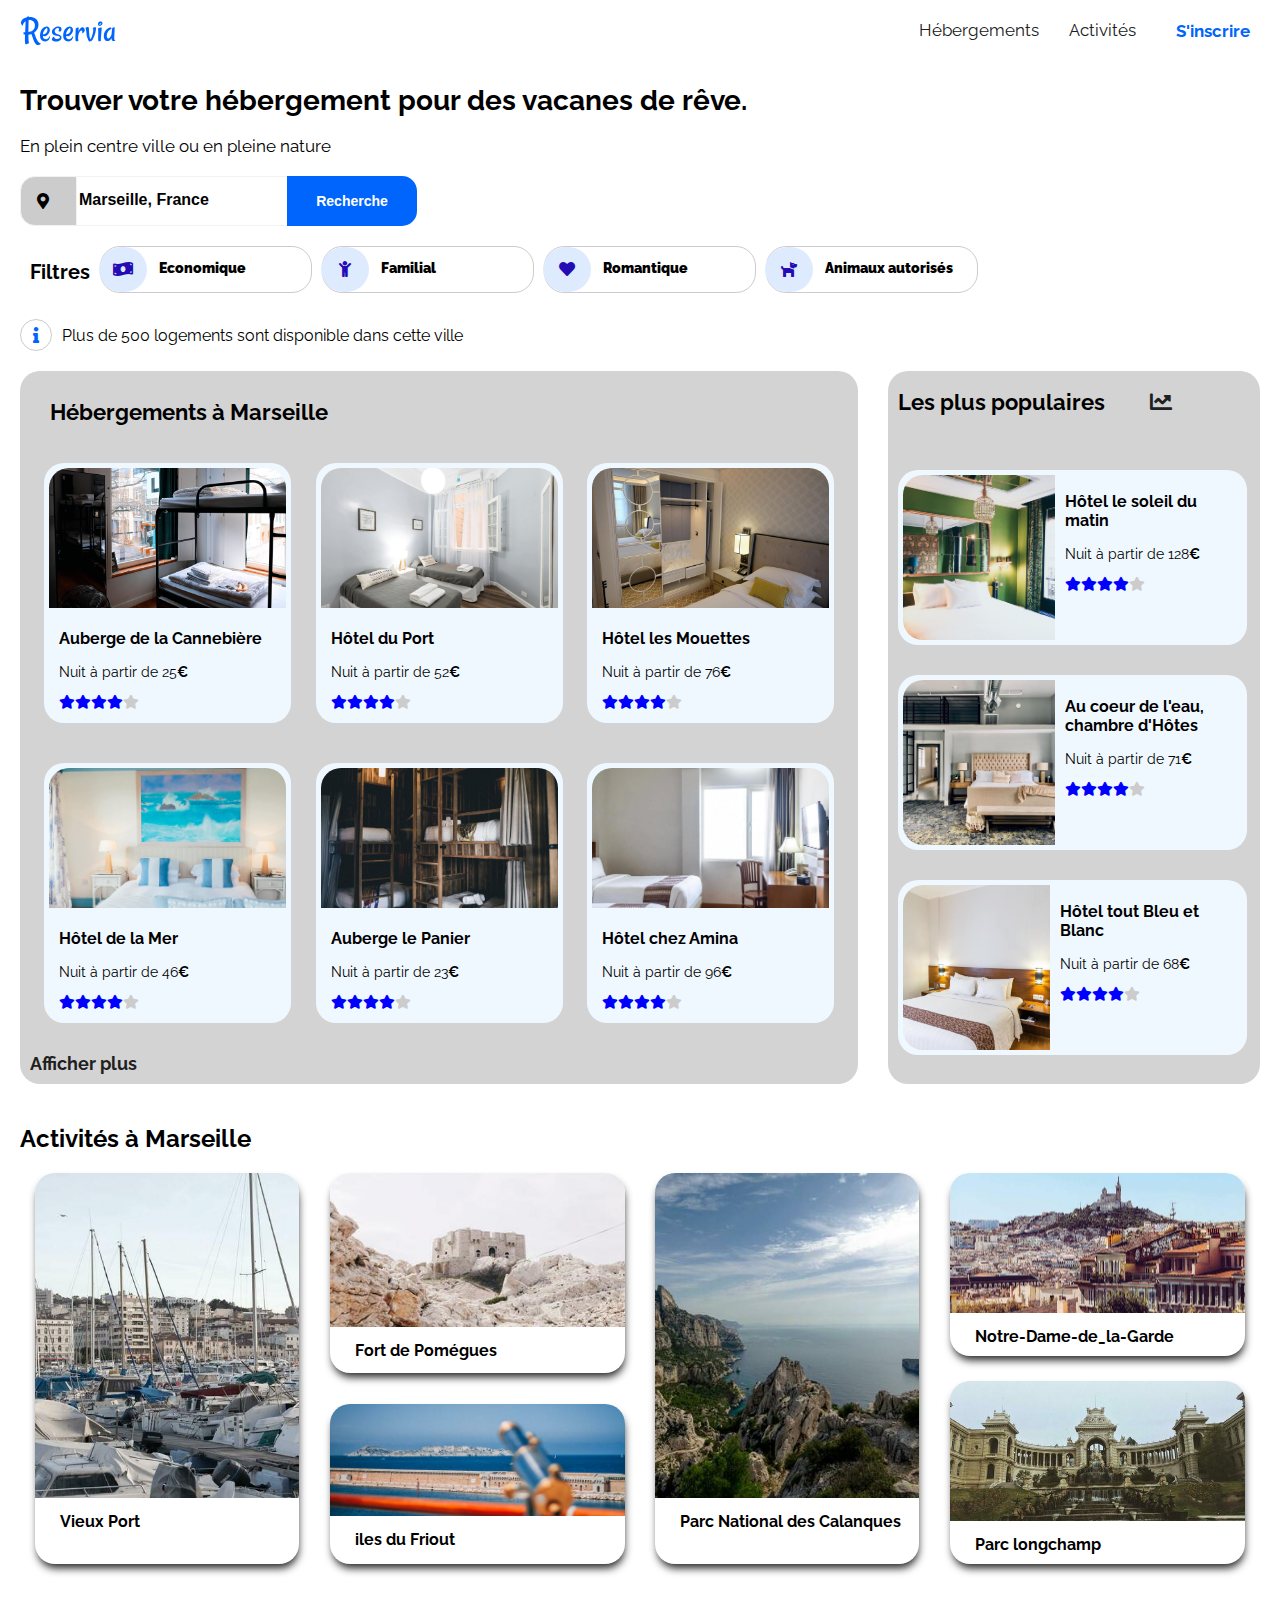
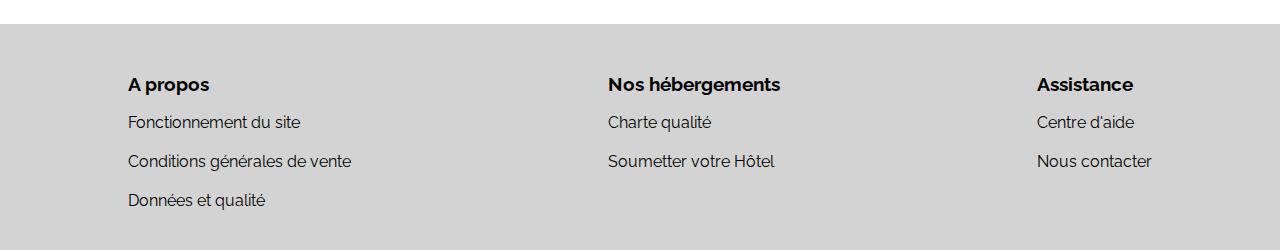
<file: index.html>
<!DOCTYPE html>
<html lang="fr">

<head>
    <meta charset="UTF-8">
    <meta http-equiv="X-UA-Compatible" content="IE=Edge">
    <meta name="viewport" content="width=device-width, initial-scale=1">
    <title>Reservia</title>
    <meta name="description" content="création du site réservia du projet2">
    <link rel="stylesheet" href="https://pro.fontawesome.com/releases/v5.10.0/css/all.css" />
    <link href="https://fonts.googleapis.com/css2?family=Raleway&display=swap" rel="stylesheet">
    <link href="style.css" rel="stylesheet">

</head>

<body>
<div class="container">
    <!--header -->

    <header class="header">
        <nav>
            <div class="logo"><img src="images/logo/Reservia.svg" alt="Logo Reservia"></div>
            <ul class="navigation">
                <li><a href="#Hebergements">Hébergements</a></li>
                <li><a href="#conteneur_activites">Activités</a></li>
            </ul>
            <a href="S'inscrire">S'inscrire</a>
        </nav>
    </header>

    <!--decription -->

    <div class="description">
        <h1> Trouver votre hébergement pour des vacanes de rêve. </h1>
        <p> En plein centre ville ou en pleine nature </p>
    </div>

    <!--barre de Recherche-->

    <div>
        <form class="rechercher">
            <i class="fas fa-map-marker-alt"></i>
            <input type="search" class="recherche" placeholder='Marseille, France'>
            <button type="button" class="btn_recherche">
                <span class="SpanRecherche">Recherche</span>
                <span class="icone_recherche"><i class="fas fa-search"></i></span>
            </button>
        </form>
    </div>

    <!--Section Filtres -->

    <section>
        <div class="conteneur_filtres">
            <h2>Filtres</h2>
            <div class="filtreFlex">
                <div class="filtre" role="button">
                    <i class="fas fa-money-bill-wave"></i>
                    <span>Economique</span>
                </div>
                <div class="filtre" role="button">
                    <i class="fas fa-child"></i>
                    <span>Familial</span>
                </div>
                <div class="filtre" role="button">
                    <i class="fas fa-heart"></i>
                    <span>Romantique</span>
                </div>
                <div class="filtre" role="button">
                    <i class="fas fa-dog"></i>
                    <span>Animaux autorisés</span>
                </div>
            </div>
        </div>
    </section>

    <!--informations-->

    <div class="info">
        <div class="icone_info" role="button"><i class="fas fa-info"></i></div>
        <p> Plus de 500 logements sont disponible dans cette ville</p>
    </div>

    <!-- Grande Section des Hébergements et Hébergements Populaires-->

    <div class="containeur-herb-pop">

        <!--Aside/sidebar-->

        <aside class="sidebar">
            <h2>Les plus populaires <span class="chart"><i class="fas fa-chart-line"></i></span></h2>
            
            <div class="sidebar-container">
                <div class="item1">
                    <img src="images/hebergements/3_medium/emile-guillemot-Bj_rcSC5XfE-unsplash.jpg"
                    alt="emile-guillemot" />
                    <div class="caption">
                        <h3>Hôtel le soleil du matin</h3>
                        <p>Nuit à partir de 128<strong>&#8364;</strong></p>
                        <ul class="stars">
                            <li><i class="fas fa-star"></i></li>
                            <li><i class="fas fa-star"></i></li>
                            <li><i class="fas fa-star"></i></li>
                            <li><i class="fas fa-star"></i></li>
                            <li class="unCheckStart"><i class="fas fa-star"></i></li>
                        </ul>
                    </div>
                </div>
                <div class="item1">
                    <img src="images/hebergements/3_medium/aw-creative-VGs8z60yT2c-unsplash.jpg" alt="aw-creative" />
                    <div class="caption">
                        <h3>Au coeur de l'eau, chambre d'Hôtes</h3>
                        <p>Nuit à partir de 71<strong>&#8364;</strong></p>
                        <ul class="stars">
                            <li><i class="fas fa-star"></i></li>
                            <li><i class="fas fa-star"></i></li>
                            <li><i class="fas fa-star"></i></li>
                            <li><i class="fas fa-star"></i></li>
                            <li class="unCheckStart"><i class="fas fa-star"></i></li>
                        </ul>
                    </div>
                </div>
                <div class="item1">
                    <img src="images/hebergements/3_medium/febrian-zakaria-sjvU0THccQA-unsplash.jpg"
                    alt="febrian-zakaria" />
                    <div class="caption">
                        <h3>Hôtel tout Bleu et Blanc</h3>
                        <p>Nuit à partir de 68<strong>&#8364;</strong></p>
                        <ul class="stars">
                            <li><i class="fas fa-star"></i></li>
                            <li><i class="fas fa-star"></i></li>
                            <li><i class="fas fa-star"></i></li>
                            <li><i class="fas fa-star"></i></li>
                            <li class="unCheckStart"><i class="fas fa-star"></i></li>
                        </ul>
                    </div>
                </div>
            </div>
        </aside>

        <!--Section des hebergements-->

        <section class="heberg">
            <div class="titre">
                <h2>Hébergements à Marseille</h2>
            </div>
            <div id="Hebergements">
                <div class="item">
                    <img src="images/hebergements/3_medium/marcus-loke-WQJvWU_HZFo-unsplash.jpg" alt="marcus-loke" />
                    <div class="caption">
                        <h3>Auberge de la Cannebière</h3>
                        <p>Nuit à partir de 25<strong>&#8364;</strong></p>
                        <ul class="stars">
                            <li><i class="fas fa-star"></i></li>
                            <li><i class="fas fa-star"></i></li>
                            <li><i class="fas fa-star"></i></li>
                            <li><i class="fas fa-star"></i></li>
                            <li class="unCheckStart"><i class="fas fa-star"></i></li>
                        </ul>
                    </div>
                </div>
                <div class="item">
                    <img src="images/hebergements/3_medium/fred-kleber-gTbaxaVLvsg-unsplash.jpg" alt="fred-kleber" />
                    <div class="caption">
                        <h3>Hôtel du Port</h3>
                        <p>Nuit à partir de 52<strong>&#8364;</strong></p>
                        <ul class="stars">
                            <li><i class="fas fa-star"></i></li>
                            <li><i class="fas fa-star"></i></li>
                            <li><i class="fas fa-star"></i></li>
                            <li><i class="fas fa-star"></i></li>
                            <li class="unCheckStart"><i class="fas fa-star"></i></li>
                        </ul>
                    </div>
                </div>
                <div class="item">
                    <img src="images/hebergements/3_medium/reisetopia-B8WIgxA_PFU-unsplash.jpg" alt="reisetopia" />
                    <div class="caption">
                        <h3>Hôtel les Mouettes</h3>
                        <p>Nuit à partir de 76<strong>&#8364;</strong></p>
                        <ul class="stars">
                            <li><i class="fas fa-star"></i></li>
                            <li><i class="fas fa-star"></i></li>
                            <li><i class="fas fa-star"></i></li>
                            <li><i class="fas fa-star"></i></li>
                            <li class="unCheckStart"><i class="fas fa-star"></i></li>
                        </ul>
                    </div>
                </div>
                <div class="item">
                    <img src="images/hebergements/3_medium/annie-spratt-Eg1qcIitAuA-unsplash.jpg" alt="" />
                    <div class="caption">
                        <h3>Hôtel de la Mer</h3>
                        <p>Nuit à partir de 46<strong>&#8364;</strong></p>
                        <ul class="stars">
                            <li><i class="fas fa-star"></i></li>
                            <li><i class="fas fa-star"></i></li>
                            <li><i class="fas fa-star"></i></li>
                            <li><i class="fas fa-star"></i></li>
                            <li class="unCheckStart"><i class="fas fa-star"></i></li>
                        </ul>
                    </div>
                </div>
                <div class="item">
                    <img src="images/hebergements/3_medium/nicate-lee-kT-ZyaiwBe0-unsplash.jpg" alt="nicate-lee" />
                    <div class="caption">
                        <h3>Auberge le Panier</h3>
                        <p>Nuit à partir de 23<strong>&#8364;</strong></p>
                        <ul class="stars">
                            <li><i class="fas fa-star"></i></li>
                            <li><i class="fas fa-star"></i></li>
                            <li><i class="fas fa-star"></i></li>
                            <li><i class="fas fa-star"></i></li>
                            <li class="unCheckStart"><i class="fas fa-star"></i></li>
                        </ul>
                    </div>
                </div>
                <div class="item">
                    <img src="images/hebergements/3_medium/febrian-zakaria-M6S1WvfW68A-unsplash.jpg"
                        alt="febrian-zakaria" />
                    <div class="caption">
                        <h3>Hôtel chez Amina</h3>
                        <p>Nuit à partir de 96<strong>&#8364;</strong></p>
                        <ul class="stars">
                            <li><i class="fas fa-star"></i></li>
                            <li><i class="fas fa-star"></i></li>
                            <li><i class="fas fa-star"></i></li>
                            <li><i class="fas fa-star"></i></li>
                            <li class="unCheckStart"><i class="fas fa-star"></i></li>
                        </ul>
                    </div>
                </div>

            </div>
            <a href="#" class="texte">Afficher plus</a>
        </section>
    </div>

    <!--Section des activites-->

    <section>
        <div id="conteneur_activites">
            <h2>Activités à Marseille</h2>
            <div class="activites">
                <div class="grande_image">
                    <figure>
                        <img src="images/activites/4_small/reno-laithienne-QUgJhdY5Fyk-unsplash.jpg"
                            alt="reno-laithienne">
                        <figcaption>
                            <h4>Vieux Port</h4>
                        </figcaption>
                    </figure>
                </div>
                <div class="Photo">
                    <div class="petite_image">
                        <figure id="fort">
                            <img src="images/activites/4_small/paul-hermann-QFTrLdQIRhI-unsplash.jpg"
                                alt="paul-hermann">
                            <figcaption>
                                <h4>Fort de Pomégues</h4>
                            </figcaption>
                        </figure>
                    </div>
                    <div class="petite_image">
                        <figure id="ile">
                            <img src="images/activites/4_small/kevin-hikari-rV_Qd1l-VXg-unsplash.jpg"
                                alt="kevin-hikari">
                            <figcaption>
                                <h4>iles du Friout</h4>
                            </figcaption>
                        </figure>
                    </div>
                </div>
                <div class="grande_image">
                    <figure>
                        <img src="images/activites/4_small/kilyan-sockalingum-NR8-cBCN3aI-unsplash.jpg"
                            alt="kilyan-sockalingum">
                        <figcaption>
                            <h4>Parc National des Calanques</h4>
                        </figcaption>
                    </figure>
                </div>
                <div class="Photo">
                    <div class="petite_image mb">
                        <figure>
                            <img src="images/activites/4_small/florian-wehde-xW9e8gdotxI-unsplash.jpg"
                                alt="florian-wehde">
                            <figcaption>
                                <h4>Notre-Dame-de_la-Garde</h4>
                            </figcaption>
                        </figure>
                    </div>
                    <div class="petite_image">
                        <figure>
                            <img src="images/activites/4_small/lena-paulin-wH2-EJoDcV0-unsplash.jpg" alt="lena-paulin">
                            <figcaption>
                                <h4>Parc longchamp</h4>
                            </figcaption>
                        </figure>
                    </div>
                </div>
            </div>
        </div>
    </section>
</div>

    <!--footer-->

    <footer class="footer">
        <div class="apropos">
            <h3>A propos</h3>
            <ul>
                <li>Fonctionnement du site</li>
                <li>Conditions générales de vente</li>
                <li>Données et qualité</li>
            </ul>
        </div>
        <div class="hebergement">
            <h3>Nos hébergements</h3>
            <ul>
                <li>Charte qualité</li>
                <li>Soumetter votre Hôtel</li>
            </ul>
        </div>
        <div class="contact">
            <h3>Assistance</h3>
            <ul>
                <li>Centre d'aide</li>
                <li>Nous contacter</li>
            </ul>
        </div>
    </footer>
</body>

</html>
</file>
<file: style.css>
::before, ::after {
  margin: 0;
  padding: 0;
  box-sizing: border-box;
}

/*=== root pour les variables ===*/

:root {
  --blue: #0065FC;
  --lightBlue: #DEEBFF;
  --bgColor:#F2F2F2;
}

/*=== body ===*/

body,p,a,ul,li {
  margin: 0;
  padding: 0;
  text-decoration: none;
  font-family: "Raleway", sans-serif;
}
body {
  font-size: 16px;
}

.container {
  margin: 20px 20px 0px 20px;
}

/*=== Header ===*/

.header {
  display: flex;
  flex-direction: row;
  justify-content: space-between;
  position: relative;
}
.logo {
  width: auto;
  height: 45px;
  position: relative;
  top: -12px;
}
nav {
  display: flex;
  justify-content: space-between;
  width: 90%;
}
nav > a {
  color: #0065FC;
  font-weight: bold;
  position: absolute;
  right: 10px;
  top: 1px;
  font-size: 17px;
}
.navigation li {
  list-style-type: none;
  margin-left: 30px;
  font-size: 17px;
}
.navigation li a {
  color: #202020;
}
.navigation  {
  display: flex;
  flex-direction: row;
}
.navigation li:nth-child(1) a:hover, .navigation li:nth-child(2) a:hover,
.navigation li:nth-child(1) a:active, .navigation li:nth-child(2) a:active {
  color: #0065FC;
  border-top: 3px solid #0065FC;
  transition: all 0.4s;
  padding-top: 10px;
}
li {
  list-style: none;
}

/*=== Description ===*/

.description {
  font-size: 14px;
  padding-bottom: 20px;
}
.description p {
  font-size: 17px;
}

/*=== Recherches ===*/

.rechercher {
  display: flex;   
}
::placeholder{
  font-size: 16px;
  color: black;
  font-weight: bolder;
}
.fa-map-marker-alt {
  padding: 16px 16px;
  border: 1px solid #f2f2f2;
  border-top-left-radius: 15px;
  border-bottom-left-radius: 15px;
  width: 23px;
  background-color: #cccccc;
}
.recherche {   
  border: none;
  border-top: 1px solid #f2f2f2;
  border-bottom: 1px solid #f2f2f2;
  width: 210px;
}
.btn_recherche {
  border: none;
  width: 130px;
  height: 50px;
  border-top-right-radius: 15px;
  border-bottom-right-radius: 15px;
  background-color: #0065FC;
  color: white;
  font-size: 14px; 
  font-weight: bolder; 
}
.btn_recherche:hover {
  background-color:#044ab3;
  cursor: pointer;
}
.SpanRecherche {
  display: inline;
}
.fa-search {
  display: none;
}

/*=== Les filtres ===*/

.conteneur_filtres {
  display: flex;
  flex-flow: row wrap;
  font-size: 14px;
}
.conteneur_filtres h2 {
  line-height: 3;
  font-weight: bolder;
  display: block;
  font-size: 20px;
  margin-left: 10px;
}
.filtre {
  display: flex;
  width: 210px;
  height: 45px;
  font-weight: bolder;
  border-radius: 20px;
  border: 1px solid #ccc;
  cursor: pointer;
  margin-left: 10px;
  margin-bottom: 10px;
}
.filtreFlex {
  display: flex;
  flex-flow: row wrap;
  justify-content: center;
  padding-top: 20px;
}
.filtre i {
  font-size: 16px;
  color: #240bb4;
  background-color: var(--lightBlue);
  border-radius: 30px;
  width: 20px;
  padding: 14px;
  display: flex;
  justify-content: center;
  align-content: center;
  position:relative;
  left: -2px;
}
.filtre span {
  margin-left: 10px;
  padding-top: 13px;
  font-weight: bolder;
}
.filtre:hover {
  background-color: #c4f3ae;
  transition: all 0.4s;
}

/*=== Informations ===*/

.info {
  display: flex; 
  padding-bottom: 20px;
}
.info > p {
  margin-left: 10px;
  padding-top: 7px;
}
.icone_info {
  background-color: #fff;
  width: 30px;
  height: 30px;
  border-radius: 50%;
  color: #0065FC;
  border: 1px solid #ccc;
  justify-content: center;
  display: flex;
  align-items: center;
}

/*=== Section des hebergements ===*/

.containeur-herb-pop {
  display: flex;
  flex-direction: row-reverse;
  justify-content: space-between;
}
aside.sidebar + section {
  background-color: lightgrey;
  width: 66%;
  border-radius: 20px;
  padding: 10px;
}
.chart {
  margin-left: 40px;
  color:#202020;
}
#Hebergements {
  display: flex;
  flex-direction: row;
  flex-wrap: wrap;
  padding-bottom: 10px;
  justify-content: space-evenly;
}
.titre h2 {
  font-size: 22px;
  margin-left: 20px;
}
.item img {
  width:  100%;
  height: 140px;
  object-fit: cover;
  border-top-left-radius: 20px;
  border-top-right-radius:  20px;
}
.stars {
  display:flex;
  font-size: 14px;
  padding-top: 10px;
  color: var(--blue)
}
.unCheckStart i {
  color: #ccc;
}
.item {
  width: 29%;
  height: 250px;
  border-radius: 20px;
  background-color: aliceblue;
  object-fit: cover;
  justify-content: center;
  padding: 5px 5px;
  margin: 20px 10px;
  cursor: pointer;
}
.item:hover {
  box-shadow: 1px 6px 8px -2px #202020;
}
li {
    list-style: none;
}
.texte {
  font-size: 18px;
  font-weight: bold;
  color: #202020;
}

/*===Aside/Sidebar==*/

.sidebar {
  width: 30%;
  background-color: lightgrey;
  border-radius: 20px;
  padding-bottom: 6px;
}
.sidebar-container {
  display: flex;
  flex-direction: column;
  flex-wrap: wrap;
  justify-content: center;
}
.sidebar h2 {
  margin-left: 10px;
  font-size: 22px;
  padding-bottom: 22px;
}
.item1 img {
  width: 45%;
  height: 165px;
  object-fit: cover;
  border-top-left-radius: 20px;
  border-bottom-left-radius: 20px;
}
.item1:nth-child(2) img {
  width: 45%;
}
.fa-star {
  display: flex;
  font-size: 14px;
  padding-top: 5px;
  color:blue;
}
.caption {
  margin-left: 10px;
  font-size: 14px;
}
.item1 {
  width: 91%;
  height: 165px;
  border-radius: 20px;
  background-color: aliceblue;
  object-fit: cover;
  padding: 5px;
  margin: 15px 10px;
  display: flex;
  cursor: pointer;
}
.item1:hover {
  box-shadow: 1px 6px 8px -2px #202020;
}

li {
  list-style: none;
}

/*===Conteneur activités==*/

#conteneur_activites {
  display: flex;
  Flex-direction: column;
  padding-top: 20px;
  padding-bottom: 20px;
}
.conteneur_activites h2 {
  font-size: 22px;
}
.activites {
  display: flex;
  justify-content: center;
  padding-bottom: 40px;
}
.activites figure > img {
  object-fit: cover;
}
.activites figure {
  box-shadow: 1px 6px 8px -2px #202020;
  border-radius: 20px;
  cursor: pointer;
}
.activites figure figcaption {
  padding: 10px 0px 10px 25px;
}
.activites figure figcaption > h4 {
  margin: 0px;
}
.grande_image img {
  height: 350px;
  width: 100%;
  border-top-left-radius: 20px;
  border-top-right-radius: 20px;
}
.petite_image img{
  width: 100%;
  height: 140px;
  border-top-left-radius: 20px;
  border-top-right-radius: 20px;
}
.mb {
  margin-bottom: 25px;
}

/*=== Footer ===*/

.footer {
  display: flex;
  padding-top: 30px;
  background: lightgrey;
  padding-bottom: 20px;
  justify-content: space-around;
}
.footer li {
  padding-bottom: 20px;
}

@media screen and (min-width: 1024px) and (max-width: 1400px) {

  .item img {
    width: 100%;
  }
  .item1:nth-child(2) img {
    width: 45%;
  }
  .grande_image img {
    /* height: 350px; */
    width: 100%;
    height: 83%;
  }
  .petite_image img {
    width: 100%;
    /* height: 140px; */
  }
  .Photo {
    width: 50%;
    display: flex;
    justify-content: space-between;
    flex-direction: column;
  }
  #fort {
    height: 200px;
  }
  #ile {
    height: 160px;
  } 
  #ile img {
    height: 70%;
  }
  #fort img {
    height: 77%;
  }
  .grande_image {
    width: 50%;
  }
  .grande_image > figure {
    height: 100%;
    width: 85%;
    margin-top: 0px;
    margin-left: 15px;
  }
  .petite_image > figure {
    width: 100%;
    margin: unset;
  }
  .petite_image {
    width: 95%;
  }

}

@media screen and (max-width: 768px) {

  /* Footer */
 
  .footer {
    flex-direction: column;
  }
  .footer .contact, .hebergement, .apropos {
    margin: 0px auto;
    width: 70%;
  }
  .SpanRecherche {
    display: none;
  }
  .fa-search {
    display: inline;
  }

  /* Hebergement */

  .containeur-herb-pop {
    flex-direction: column;
  }
  .aside.sidebar + section, .heberg {
    width: 100% !important;
    background-color: unset !important;
    border-radius: unset !important;
    margin-left: -10px;
  }
  .item {
    width: 350px;
    background-color: #fff;
    margin: 20px auto;
    box-shadow: 0px 0px 8px 1px #202020;
  }
  .item1:nth-child(2) img {
    width: 45%;
  }
  .item img {
    width: 100%;
  }
  .sidebar {
    width: 100%;
    padding: 20px;
    margin: 0px -20px;
    border-radius: unset;
  }
  .item1 {
    background-color: #fff;
    box-shadow: 0px 0px 8px 1px #202020;
  }

  /* Activite */
 
  .activites {
    flex-direction: column;
  }
  .grande_image img, .petite_image img {
    height: 220px;
    width: 100%;
    overflow: hidden;
    flex-shrink: 0;
  }
  #fort {
    height: 260px;
  }
  #fort img {
    height: 77%;
  }
.activites figure {
    width: 90%;
    margin: 15px auto;
}

  /* Header */

  header nav {
    width: 100%;
    display: block;
  }
  .navigation {
    width: 100vw;
    border-bottom: 3px solid #bbb8b85b;
    margin-left: -20px;
    justify-content: center;
  }
  .navigation li {
    width: 50%;
    text-align: center;
    margin-left: unset;
    padding-bottom: 10px;
    margin-bottom: -3px;
  }
  .navigation li:hover {
    color: #0065FC;
    border-bottom: 3px solid #0065FC;
    transition: all 0.4s;
    /* padding-bottom: 20px; */
  }
  .navigation li:hover a {
    color: #0065FC;
  }
  .navigation li:nth-child(1) a:hover, .navigation li:nth-child(2) a:hover,
  .navigation li:nth-child(1) a:active, .navigation li:nth-child(2) a:active {
    border-top: unset;
    padding-top: unset;
  }
}
</file>
